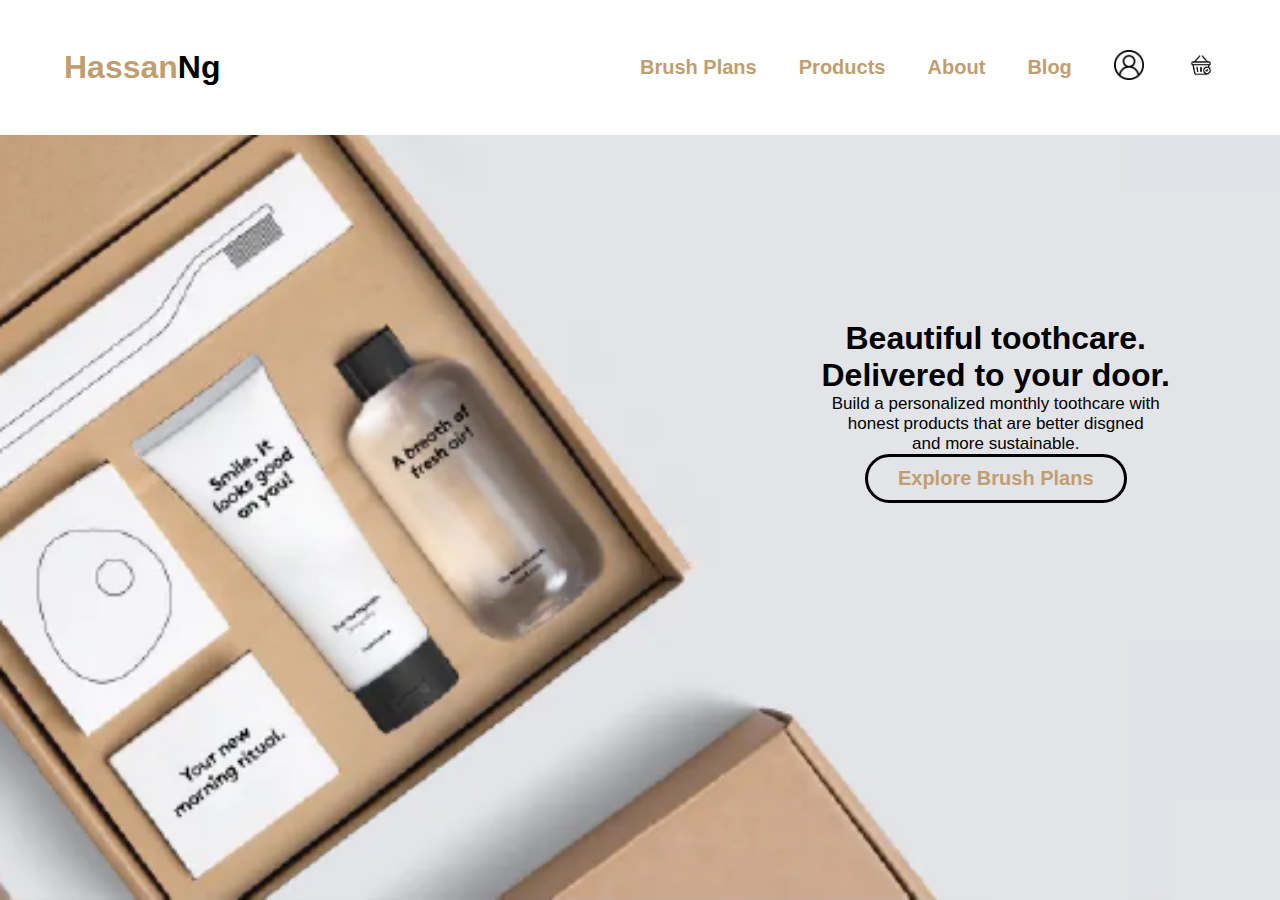
<file: index.html>
<!DOCTYPE html>
<html lang="en">
<head>
    <meta charset="UTF-8">
    <meta name="viewport" content="width=device-width, initial-scale=1.0">
    <link rel="stylesheet" href="style.css">
    <title>Hippo & Crate</title>
</head>
<body>
    <div class="hero">
        <div class="nav">
            <div class="navChild">
                <div class="navLogo">
                    <a href="index.html"><h1>Hassan<span>Ng</span></h1></a>
                </div>
                <div class="navBtns">
                    <a href="">Brush Plans</a>
                    <a href="">Products</a>
                    <a href="">About</a>
                    <a href="">Blog</a>
                    <a href=""><img src="profile.png" alt="Profile Icon" class="navIcons"></a>
                    <a href=""><img src="cart.png" alt="Cart Icon" class="navIcons"></a>
                </div>
            </div>
        </div>

        <div class="content">
            <h1>Beautiful toothcare.<br>Delivered to your door.</h1>
            <p>Build a personalized monthly toothcare with<br>honest products that are better disgned<br>and more sustainable.</p>
            <input type="button" value="Explore Brush Plans">
        </div>
    </div>
</body>
</html>
</file>
<file: style.css>
*{
    margin: 0;
    padding: 0;
    font-family: sans-serif;
    text-decoration: none;
}

.hero{
    width: 100%;
    height: 100vh;
    background: no-repeat;
    background-size: cover;
    background-position: center;
    background-image: url(bg.png);
}

.nav{
    width: 100%;
    height: 15%;
    background:white;
    position: relative;
    justify-content: center;
    display: flex;
}

.navChild{
    width: 90%;
    height: 100%;
    display: flex;
    justify-content: space-between;
    align-items: center;
}

.navIcons{
    width: 30px;
}

.navBtns{
    width: 50%;
    display: flex;
    justify-content: space-between;
    align-items: center;
}

.navLogo{
    cursor: pointer;
}

.navLogo h1{
    font-weight: 900;
    color:rgb(192, 158, 114);
}

.navLogo span{
    color: black;
}

.navBtns a{
    font-size: 20px;
    font-weight: 700;
    color: rgb(192, 158, 114);
    transition: color .3s;
}

.navBtns a:hover{
    color: black;
}

.content{
    padding: 20px 30px;
    position: absolute;
    top: 300px;
    right: 80px;
    text-align: center;
    border-radius: 20px;
}

.content h1{
    font-weight: 600;
}

.content p{
    font-size: 17px;
}

.content input{
    color: rgb(192, 158, 114);
    padding: 10px 30px;
    font-size: 20px;
    font-weight: 700;
    border: 3px solid black;
    background-color: transparent;
    border-radius: 30px;
    cursor: pointer;
    transition: color .5s;
}

.content input:hover{
    color: black;
}
</file>
